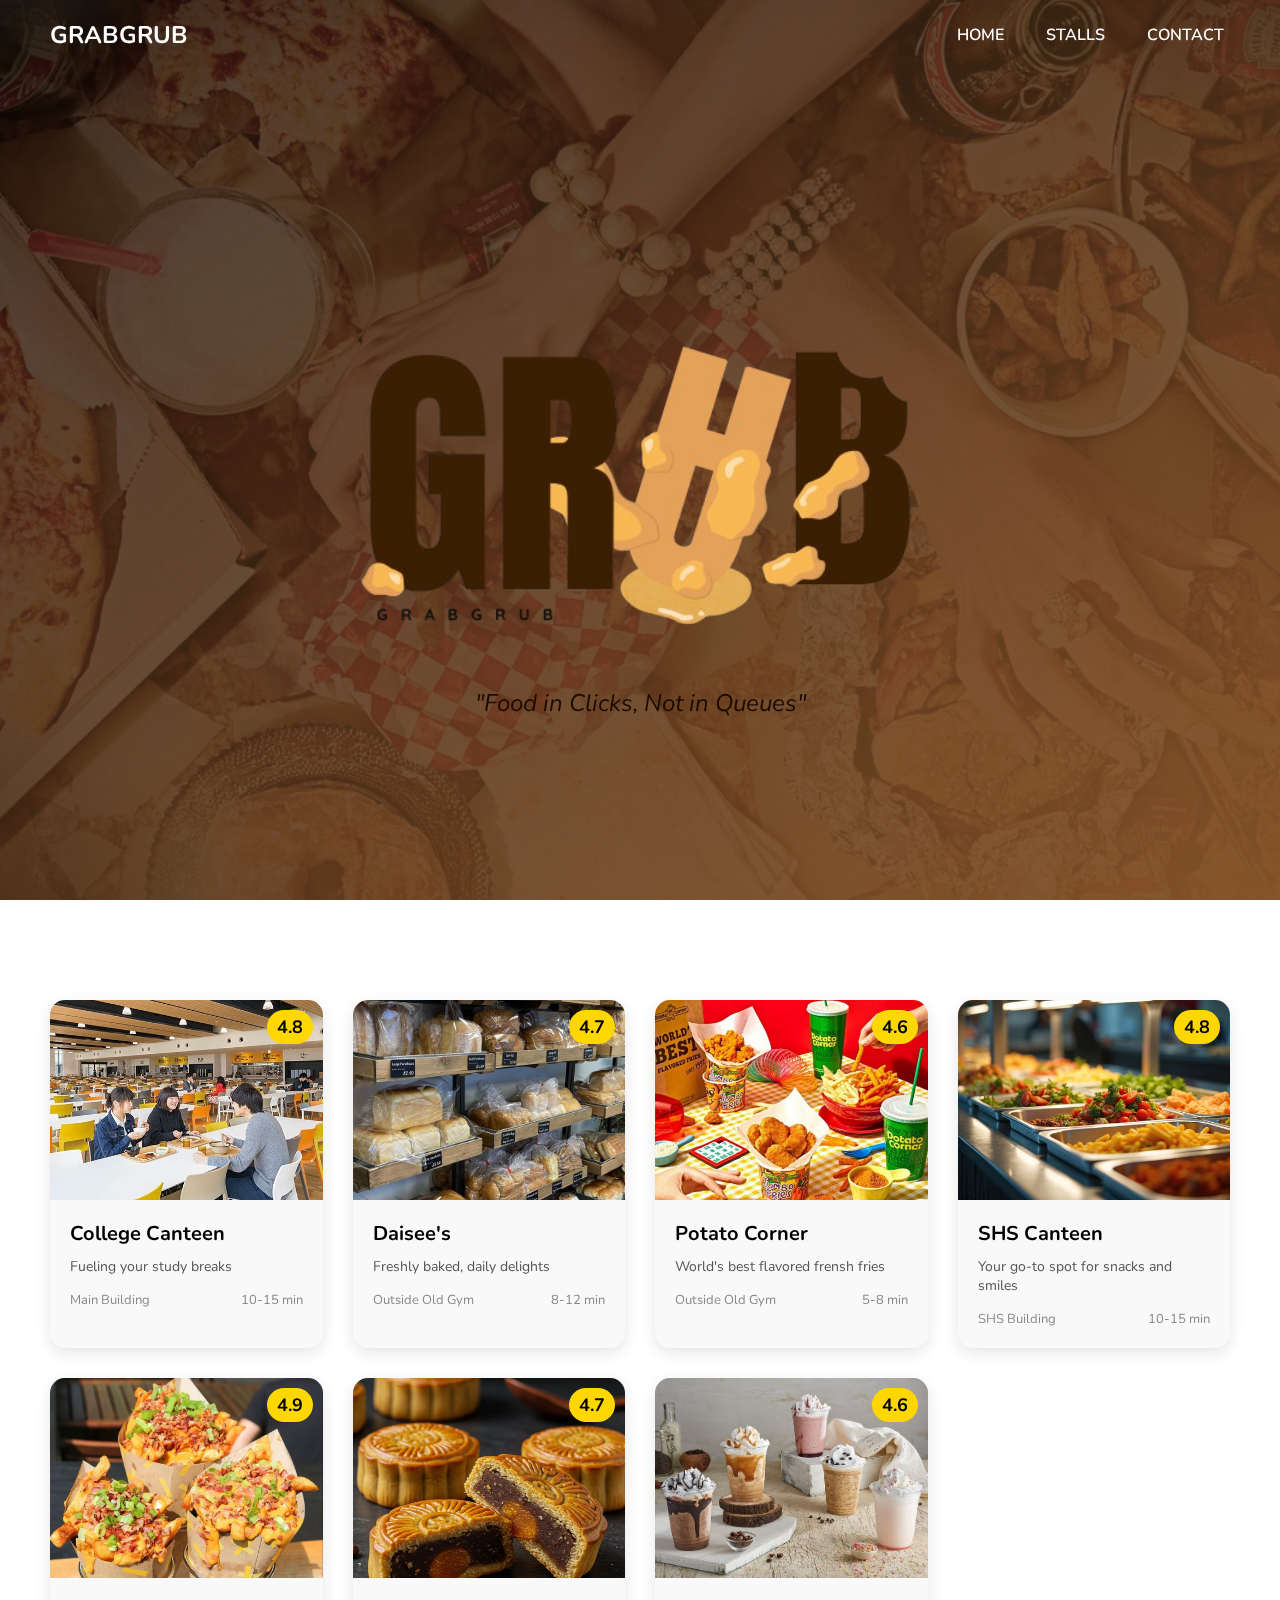
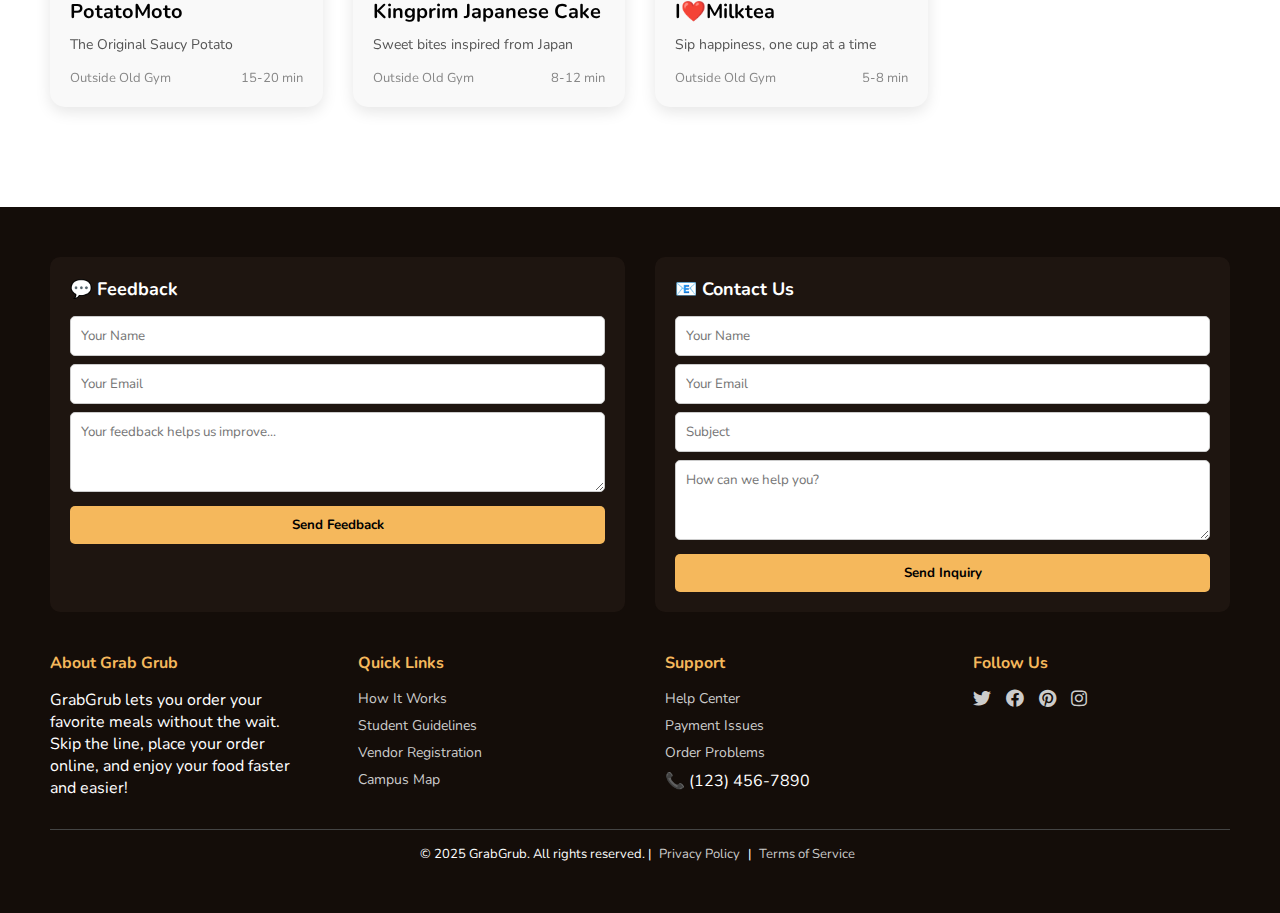
<file: index.html>
<!DOCTYPE html>
<html lang="en">
<head>
    <meta charset="UTF-8">
    <meta name="viewport" content="width=device-width, initial-scale=1.0">
    <title>Grab Grub</title>
    <link rel="shortcut icon" type="x-icon" href="img/Logo.png">
    <link rel="stylesheet" href="https://cdnjs.cloudflare.com/ajax/libs/font-awesome/5.15.4/css/all.min.css">
    <link href="https://fonts.googleapis.com/css2?family=Nunito:ital,wght@0,200..1000;1,200..1000&display=swap" rel="stylesheet">
    <link rel="stylesheet" href="index.css">
</head>
<body>

    <div class="bg">
          <img src="img/bg.jpg" alt="background">
    </div>

    <div class="nav">
          <div>
            <p>GRABGRUB</p>
          </div>
      
          <div class="nav-bar">
            <li><a href="#top">HOME</a></li>
            <li><a href="#stalls">STALLS</a></li>
            <li><a href="#footer">CONTACT</a></li>
          </div>
    </div>

    <section class="top">
      
        <div class="tc">
          <div class="logo">
            <img src="img/Logo.png" class="logo">
          </div>

          <div class="content">
            <p>"Food in Clicks, Not in Queues"</p>
          </div>
        </div>

    </section>

    <section id="stalls">
    <div class="grid">

        <div class="card">
        <a href="stalls.html?stall=c" style="display:block; text-decoration:none; color:inherit;">
            <div class="image-container">
                <img src="img/c/c.jpg" style="width:100%; height:200px; object-fit:cover;">
            <div class="rating">4.8</div>
            </div>
            <div class="card-content">
            <h3>College Canteen</h3>
            <p>Fueling your study breaks</p>
            <div class="details">
                <span>Main Building</span>
                <span>10-15 min</span>
            </div>
            </div>
        </a>
        </div>

        <div class="card">
        <a href="stalls.html?stall=d" style="display:block; text-decoration:none; color:inherit;">
            <div class="image-container">
                <img src="img/d/d.jpg" style="width:100%; height:200px; object-fit:cover;">
            <div class="rating">4.7</div>
            </div>
            <div class="card-content">
            <h3>Daisee's</h3>
            <p>Freshly baked, daily delights</p>
            <div class="details">
                <span>Outside Old Gym</span>
                <span>8-12 min</span>
            </div>
            </div>
        </a>
        </div>

        <div class="card">
        <a href="stalls.html?stall=pc" style="display:block; text-decoration:none; color:inherit;">
            <div class="image-container">
                <img src="img/pc/pc.jpg" style="width:100%; height:200px; object-fit:cover;">
            <div class="rating">4.6</div>
            </div>
            <div class="card-content">
            <h3>Potato Corner</h3>
            <p>World's best flavored frensh fries</p>
            <div class="details">
                <span>Outside Old Gym</span>
                <span>5-8 min</span>
            </div>
            </div>
        </a>
        </div>

        <!-- Duplicate 4 (like your original) -->

        <div class="card">
        <a href="stalls.html?stall=shs" style="display:block; text-decoration:none; color:inherit;">
            <div class="image-container">
                <img src="img/shs/shs.jpg" style="width:100%; height:200px; object-fit:cover;">
            <div class="rating">4.8</div>
            </div>
            <div class="card-content">
            <h3>SHS Canteen</h3>
            <p>Your go-to spot for snacks and smiles</p>
            <div class="details">
                <span>SHS Building</span>
                <span>10-15 min</span>
            </div>
            </div>
        </a>
        </div>

        <div class="card">
        <a href="stalls.html?stall=pm" style="display:block; text-decoration:none; color:inherit;">
            <div class="image-container">
                <img src="img/pm/pm.jpg" style="width:100%; height:200px; object-fit:cover;">
            <div class="rating">4.9</div>
            </div>
            <div class="card-content">
            <h3>PotatoMoto</h3>
            <p>The Original Saucy Potato</p>
            <div class="details">
                <span>Outside Old Gym</span>
                <span>15-20 min</span>
            </div>
            </div>
        </a>
        </div>

        <div class="card">
        <a href="stalls.html?stall=jc" style="display:block; text-decoration:none; color:inherit;">
            <div class="image-container">
                <img src="img/jc/jc.jpg" style="width:100%; height:200px; object-fit:cover;">
            <div class="rating">4.7</div>
            </div>
            <div class="card-content">
            <h3>Kingprim Japanese Cake</h3>
            <p>Sweet bites inspired from Japan</p>
            <div class="details">
                <span>Outside Old Gym</span>
                <span>8-12 min</span>
            </div>
            </div>
        </a>
        </div>

        <div class="card">
        <a href="stalls.html?stall=mt" style="display:block; text-decoration:none; color:inherit;">
            <div class="image-container">
                <img src="img/mt/mt.jpg" style="width:100%; height:200px; object-fit:cover;">
            <div class="rating">4.6</div>
            </div>
            <div class="card-content">
            <h3>I❤️Milktea</h3>
            <p>Sip happiness, one cup at a time</p>
            <div class="details">
                <span>Outside Old Gym</span>
                <span>5-8 min</span>
            </div>
            </div>
        </a>
        </div>

    </div>
    </section>


    <section id="footer">
        <div class="footer-forms">
            <div class="form-container">
                <h3>💬 Feedback</h3>
                <input type="text" placeholder="Your Name">
                <input type="email" placeholder="Your Email">
                <textarea placeholder="Your feedback helps us improve..."></textarea>
                <button>Send Feedback</button>
            </div>

            <div class="form-container">
                <h3>📧 Contact Us</h3>
                <input type="text" placeholder="Your Name">
                <input type="email" placeholder="Your Email">
                <input type="text" placeholder="Subject">
                <textarea placeholder="How can we help you?"></textarea>
                <button>Send Inquiry</button>
            </div>
        </div>

        <div class="footer-info">
            <div>
                <h4>About Grab Grub</h4>
                <p>GrabGrub lets you order your favorite meals without the wait. Skip the line, place your order online, and enjoy your food faster and easier!</p>
            </div>

            <div>
                <h4>Quick Links</h4>
                <a href="#">How It Works</a>
                <a href="#">Student Guidelines</a>
                <a href="#">Vendor Registration</a>
                <a href="#">Campus Map</a>
            </div>

            <div>
                <h4>Support</h4>
                <a href="#">Help Center</a>
                <a href="#">Payment Issues</a>
                <a href="#">Order Problems</a>
                <p>📞 (123) 456-7890</p>
            </div>

            <div>
                <h4>Follow Us</h4>
                <div class="social-icons">
                    <a href="#"><i class="fab fa-twitter"></i></a>
                    <a href="#"><i class="fab fa-facebook"></i></a>
                    <a href="#"><i class="fab fa-pinterest"></i></a>
                    <a href="#"><i class="fab fa-instagram"></i></a>
                </div>
            </div>
        </div>

        <div class="footer-bottom">
            <p>© 2025 GrabGrub. All rights reserved. | <a href="#">Privacy Policy</a> | <a href="#">Terms of Service</a></p>
        </div>
    </section>

    <script src="index.js"></script>
</body>
</html>
</file>
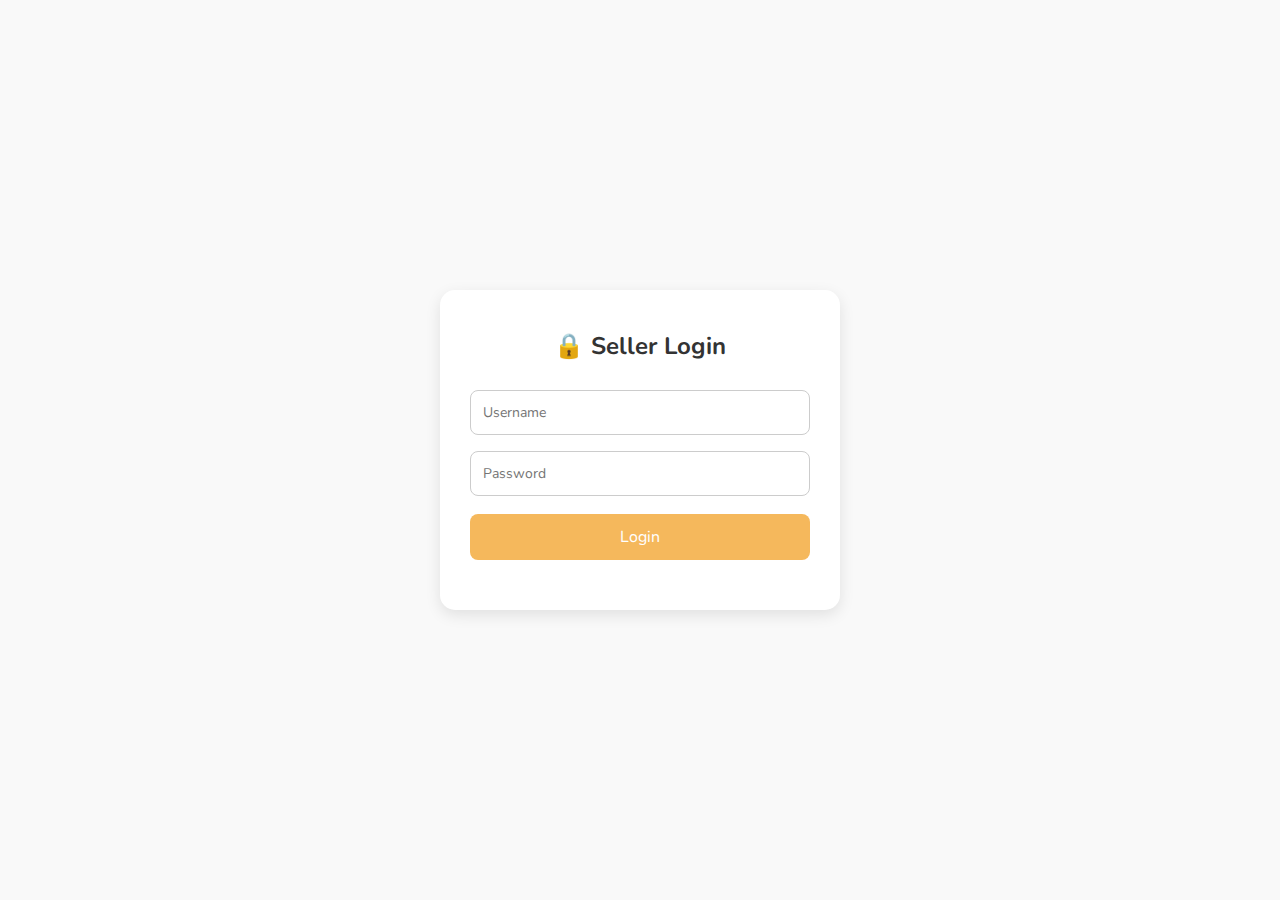
<file: login.html>
<!DOCTYPE html>
<html lang="en">
<head>
  <meta charset="UTF-8">
  <meta name="viewport" content="width=device-width, initial-scale=1.0">
  <title>Grab Grub | Seller Login</title>
  <link rel="shortcut icon" type="x-icon" href="img/Logo.png">
  <link href="https://fonts.googleapis.com/css2?family=Nunito:wght@400;600;800&display=swap" rel="stylesheet">
  <link rel="stylesheet" href="index.css">
  <style>
    body {
      font-family: 'Nunito', sans-serif;
      background: #f9f9f9;
      display: flex;
      align-items: center;
      justify-content: center;
      height: 100vh;
      margin: 0;
    }
    .login-card {
      background: #fff;
      padding: 40px 30px;
      border-radius: 15px;
      box-shadow: 0 5px 15px rgba(0,0,0,0.1);
      text-align: center;
      width: 100%;
      max-width: 400px;
    }
    .login-card h2 {
      margin-bottom: 20px;
      color: #333;
    }
    .login-card input {
      width: 100%;
      padding: 12px;
      margin: 8px 0;
      border: 1px solid #ccc;
      border-radius: 8px;
      font-size: 14px;
    }
    .login-card button {
      width: 100%;
      padding: 12px;
      margin-top: 10px;
      background: #f5b85c;
      color: #fff;
      border: none;
      border-radius: 8px;
      font-size: 16px;
      cursor: pointer;
      transition: 0.2s;
    }
    .login-card button:hover {
      background: #e0a84f;
    }
    .error {
      color: red;
      font-size: 14px;
      margin-top: 10px;
    }
  </style>
</head>
<body>

  <div class="login-card">
    <h2>🔒 Seller Login</h2>
    <input type="text" id="username" placeholder="Username" required>
    <input type="password" id="password" placeholder="Password" required>
    <button id="loginBtn">Login</button>
    <p id="loginError" class="error"></p>
  </div>

  <script>
    // Fake credentials
    const VALID_USER = "admin";
    const VALID_PASS = "1234";

    const loginBtn = document.getElementById("loginBtn");
    loginBtn.addEventListener("click", () => {
      const user = document.getElementById("username").value.trim();
      const pass = document.getElementById("password").value.trim();
      const error = document.getElementById("loginError");

      if (user === VALID_USER && pass === VALID_PASS) {
        // Redirect to seller dashboard
        window.location.href = "seller.html";
      } else {
        error.innerText = "Invalid username or password.";
      }
    });
  </script>

</body>
</html>
</file>
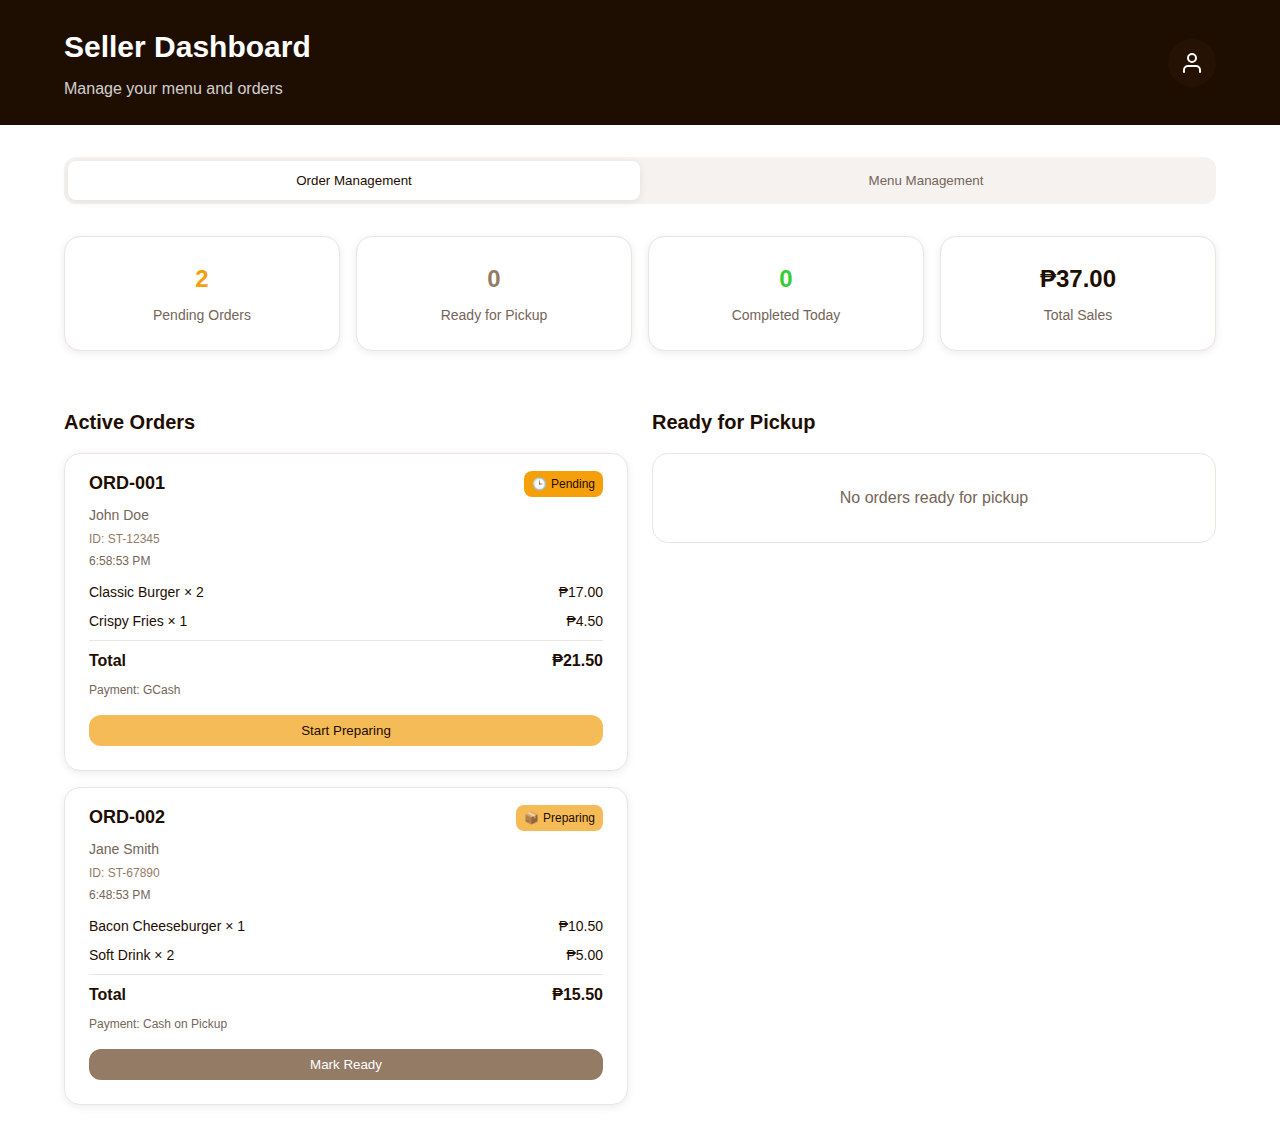
<file: seller-dashboard.html>
<!DOCTYPE html>
<html lang="en">
<head>
    <meta charset="UTF-8">
    <meta name="viewport" content="width=device-width, initial-scale=1.0">
    <title>Seller Dashboard - Grab Grub</title>
    <link rel="stylesheet" href="seller-dashboard.css">
</head>
<body>
    <!-- Header -->
    <div class="header">
        <div class="container">
            <div class="header-content">
                <div class="header-info">
                    <h1>Seller Dashboard</h1>
                    <p>Manage your menu and orders</p>
                </div>
                <div class="profile-menu">
                    <button class="profile-btn" id="profile-btn">
                        <svg width="24" height="24" viewBox="0 0 24 24" fill="none" stroke="currentColor" stroke-width="2" stroke-linecap="round" stroke-linejoin="round">
                            <path d="M20 21v-2a4 4 0 0 0-4-4H8a4 4 0 0 0-4 4v2"></path>
                            <circle cx="12" cy="7" r="4"></circle>
                        </svg>
                    </button>
                    <div class="profile-dropdown" id="profile-dropdown">
                        <a href="#" class="profile-item" id="change-password-btn">
                            <svg width="16" height="16" viewBox="0 0 24 24" fill="none" stroke="currentColor" stroke-width="2" stroke-linecap="round" stroke-linejoin="round">
                                <rect x="3" y="11" width="18" height="11" rx="2" ry="2"></rect>
                                <circle cx="12" cy="16" r="1"></circle>
                                <path d="M7 11V7a5 5 0 0 1 10 0v4"></path>
                            </svg>
                            Change Password
                        </a>
                        <a href="#" class="profile-item" id="view-stall-btn">
                            <svg width="16" height="16" viewBox="0 0 24 24" fill="none" stroke="currentColor" stroke-width="2" stroke-linecap="round" stroke-linejoin="round">
                                <path d="M3 9l9-7 9 7v11a2 2 0 0 1-2 2H5a2 2 0 0 1-2-2z"></path>
                                <polyline points="9,22 9,12 15,12 15,22"></polyline>
                            </svg>
                            View Stall
                        </a>
                        <a href="#" class="profile-item" id="logout-btn">
                            <svg width="16" height="16" viewBox="0 0 24 24" fill="none" stroke="currentColor" stroke-width="2" stroke-linecap="round" stroke-linejoin="round">
                                <path d="M9 21H5a2 2 0 0 1-2-2V5a2 2 0 0 1 2-2h4"></path>
                                <polyline points="16,17 21,12 16,7"></polyline>
                                <line x1="21" y1="12" x2="9" y2="12"></line>
                            </svg>
                            Log Out
                        </a>
                    </div>
                </div>
            </div>
        </div>
    </div>

    <div class="main-container">
        <!-- Tabs -->
        <div class="tabs-container">
            <div class="tabs-list">
                <button class="tab-trigger active" data-tab="orders">Order Management</button>
                <button class="tab-trigger" data-tab="menu">Menu Management</button>
            </div>

            <!-- Orders Tab -->
            <div class="tab-content" id="orders-tab">
                <!-- Stats Cards -->
                <div class="stats-grid">
                    <div class="stat-card">
                        <div class="stat-number" id="pending-count">0</div>
                        <div class="stat-label">Pending Orders</div>
                    </div>
                    <div class="stat-card">
                        <div class="stat-number" id="ready-count">0</div>
                        <div class="stat-label">Ready for Pickup</div>
                    </div>
                    <div class="stat-card">
                        <div class="stat-number" id="completed-count">0</div>
                        <div class="stat-label">Completed Today</div>
                    </div>
                    <div class="stat-card">
                        <div class="stat-number" id="total-sales">₱0.00</div>
                        <div class="stat-label">Total Sales</div>
                    </div>
                </div>

                <!-- Orders List -->
                <div class="orders-grid">
                    <!-- Active Orders -->
                    <div class="orders-column">
                        <h3>Active Orders</h3>
                        <div id="active-orders" class="orders-list">
                            <!-- Orders will be populated by JavaScript -->
                        </div>
                    </div>

                    <!-- Ready Orders -->
                    <div class="orders-column">
                        <h3>Ready for Pickup</h3>
                        <div id="ready-orders" class="orders-list">
                            <!-- Orders will be populated by JavaScript -->
                        </div>
                    </div>
                </div>
            </div>

            <!-- Menu Tab -->
            <div class="tab-content hidden" id="menu-tab">
                <!-- Add New Item -->
                <div class="card">
                    <div class="card-header">
                        <h3>
                            <span class="plus-icon">+</span>
                            Add New Menu Item
                        </h3>
                    </div>
                    <div class="card-content">
                        <div class="add-item-form">
                            <input type="text" id="item-name" placeholder="Item Name" class="input">
                            <input type="number" id="item-price" placeholder="Price" step="0.01" class="input">
                            <select id="item-category" class="select">
                                <option value="Burgers">Burgers</option>
                                <option value="Sides">Sides</option>
                                <option value="Drinks">Drinks</option>
                                <option value="Desserts">Desserts</option>
                                <option value="add-section">+ Add Section</option>
                                <option value="remove-section">- Remove Section</option>
                            </select>
                            <div class="sizing-section">
                                <div class="sizing-header">
                                    <label class="label">Size Options</label>
                                    <button type="button" id="add-sizing-btn" class="btn btn-outline btn-sm">
                                        + Add Sizing
                                    </button>
                                </div>
                                <div id="sizing-options" class="sizing-options">
                                    <div class="single-size-notice">Item will use single default size</div>
                                </div>
                            </div>
                            <div class="image-upload">
                                <input type="file" id="item-image" accept="image/*" class="image-input">
                                <label for="item-image" class="image-label">
                                    <svg width="20" height="20" viewBox="0 0 24 24" fill="none" stroke="currentColor" stroke-width="2" stroke-linecap="round" stroke-linejoin="round">
                                        <rect x="3" y="3" width="18" height="18" rx="2" ry="2"></rect>
                                        <circle cx="8.5" cy="8.5" r="1.5"></circle>
                                        <polyline points="21,15 16,10 5,21"></polyline>
                                    </svg>
                                    Upload Image
                                </label>
                                <div class="image-preview" id="image-preview"></div>
                            </div>
                            <textarea id="item-description" placeholder="Description" class="textarea"></textarea>
                            <button id="add-item-btn" class="btn btn-secondary">Add Item</button>
                        </div>
                    </div>
                </div>

                <!-- Menu Items -->
                <div id="menu-items" class="menu-grid">
                    <!-- Menu items will be populated by JavaScript -->
                </div>
            </div>
        </div>
    </div>

    <!-- Toast Container -->
    <div id="toast-container" class="toast-container"></div>

    <!-- Edit Modal -->
    <div id="edit-modal" class="modal">
        <div class="modal-content">
            <div class="modal-header">
                <h3>Edit Menu Item</h3>
                <button class="modal-close">&times;</button>
            </div>
            <div class="modal-body">
                <input type="text" id="edit-name" placeholder="Item Name" class="input">
                <input type="number" id="edit-price" placeholder="Price" step="0.01" class="input">
                <div class="sizing-section">
                    <div class="sizing-header">
                        <label class="label">Size Options</label>
                        <button type="button" id="edit-add-sizing-btn" class="btn btn-outline btn-sm">
                            + Add Sizing
                        </button>
                    </div>
                    <div id="edit-sizing-options" class="sizing-options">
                        <div class="single-size-notice">Item will use single default size</div>
                    </div>
                </div>
                <div class="image-upload">
                    <input type="file" id="edit-image" accept="image/*" class="image-input">
                    <label for="edit-image" class="image-label">
                        <svg width="20" height="20" viewBox="0 0 24 24" fill="none" stroke="currentColor" stroke-width="2" stroke-linecap="round" stroke-linejoin="round">
                            <rect x="3" y="3" width="18" height="18" rx="2" ry="2"></rect>
                            <circle cx="8.5" cy="8.5" r="1.5"></circle>
                            <polyline points="21,15 16,10 5,21"></polyline>
                        </svg>
                        Change Image
                    </label>
                    <div class="image-preview" id="edit-image-preview"></div>
                </div>
                <textarea id="edit-description" placeholder="Description" class="textarea"></textarea>
                <button id="update-item-btn" class="btn btn-primary">Update Item</button>
            </div>
        </div>
    </div>

    <!-- Add Section Modal -->
    <div id="add-section-modal" class="modal">
        <div class="modal-content">
            <div class="modal-header">
                <h3>Add New Section</h3>
                <button class="modal-close" id="add-section-close">&times;</button>
            </div>
            <div class="modal-body">
                <input type="text" id="new-section-name" placeholder="Section Name" class="input">
                <button id="create-section-btn" class="btn btn-primary">Create Section</button>
            </div>
        </div>
    </div>

    <!-- Remove Section Modal -->
    <div id="remove-section-modal" class="modal">
        <div class="modal-content">
            <div class="modal-header">
                <h3>Remove Section</h3>
                <button class="modal-close" id="remove-section-close">&times;</button>
            </div>
            <div class="modal-body">
                <select id="section-to-remove" class="select">
                    <option value="">Select Section to Remove</option>
                </select>
                <button id="confirm-remove-section-btn" class="btn btn-destructive">Remove Section</button>
            </div>
        </div>
    </div>

    <!-- Change Password Modal -->
    <div id="change-password-modal" class="modal">
        <div class="modal-content">
            <div class="modal-header">
                <h3>Change Password</h3>
                <button class="modal-close" id="change-password-close">&times;</button>
            </div>
            <div class="modal-body">
                <input type="password" id="current-password" placeholder="Current Password" class="input">
                <input type="password" id="new-password" placeholder="New Password" class="input">
                <input type="password" id="confirm-password" placeholder="Confirm New Password" class="input">
                <button id="update-password-btn" class="btn btn-primary">Update Password</button>
            </div>
        </div>
    </div>

    <!-- Size Management Modal -->
    <div id="size-management-modal" class="modal">
        <div class="modal-content">
            <div class="modal-header">
                <h3>Manage Sizes</h3>
                <button class="modal-close" id="size-modal-close">&times;</button>
            </div>
            <div class="modal-body">
                <div class="size-input-section">
                    <input type="text" id="size-name-input" placeholder="Size name (e.g., Small, Medium, Large)" class="input">
                    <input type="number" id="size-price-input" placeholder="Price adjustment (optional)" step="0.01" class="input">
                    <button id="add-size-btn" class="btn btn-secondary">Add Size</button>
                </div>
                
                <div class="size-list-section">
                    <h4>Current Sizes:</h4>
                    <div id="current-sizes-list" class="size-list">
                        <!-- Size items will be populated here -->
                    </div>
                </div>
                
                <div class="modal-footer">
                    <button id="save-sizes-btn" class="btn btn-primary">Save Sizes</button>
                    <button id="cancel-sizes-btn" class="btn btn-ghost">Cancel</button>
                </div>
            </div>
        </div>
    </div>

    <script src="seller-dashboard.js"></script>
</body>
</html>
</file>
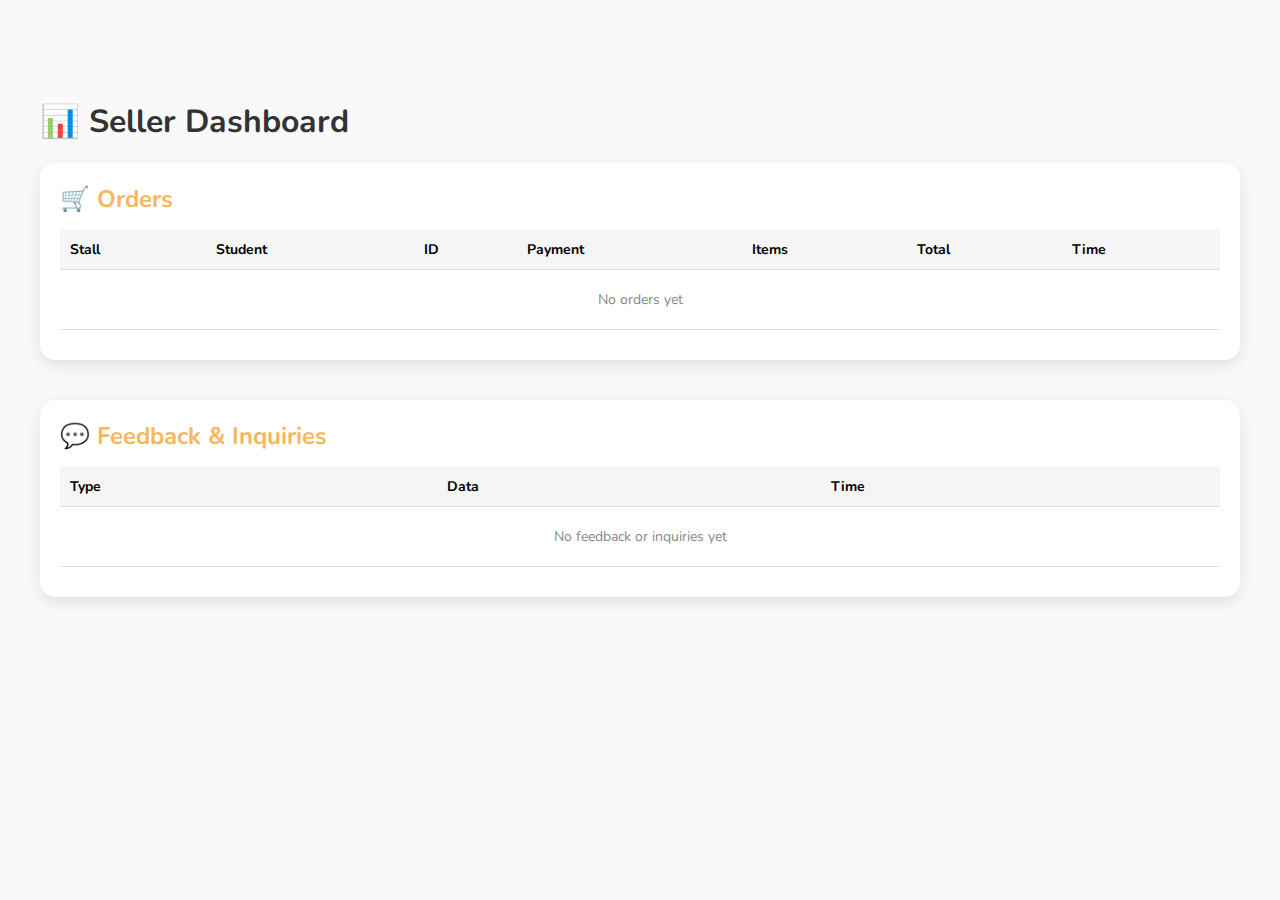
<file: seller.html>
<!DOCTYPE html>
<html lang="en">
<head>
  <meta charset="UTF-8">
  <meta name="viewport" content="width=device-width, initial-scale=1.0">
  <title>Grab Grub | Seller Dashboard</title>
  <link rel="shortcut icon" type="x-icon" href="img/Logo.png">
  <link href="https://fonts.googleapis.com/css2?family=Nunito:wght@400;600;800&display=swap" rel="stylesheet">
  <link rel="stylesheet" href="index.css">
  <style>
    body {
      background: #f9f9f9;
      padding: 100px 40px;
    }
    h1 {
      font-size: 32px;
      margin-bottom: 20px;
      color: #333;
    }
    .dashboard-section {
      background: #fff;
      padding: 20px;
      border-radius: 15px;
      box-shadow: 0 5px 15px rgba(0,0,0,0.1);
      margin-bottom: 40px;
    }
    .dashboard-section h2 {
      margin-bottom: 15px;
      color: #f5b85c;
    }
    table {
      width: 100%;
      border-collapse: collapse;
      margin-bottom: 10px;
    }
    table th, table td {
      padding: 10px;
      border-bottom: 1px solid #ddd;
      font-size: 14px;
      text-align: left;
    }
    table th {
      background: #f5f5f5;
    }
    .empty {
      text-align: center;
      color: #888;
      padding: 20px;
    }
  </style>
</head>
<body>

  <h1>📊 Seller Dashboard</h1>

  <div class="dashboard-section">
    <h2>🛒 Orders</h2>
    <table id="ordersTable">
      <thead>
        <tr>
          <th>Stall</th>
          <th>Student</th>
          <th>ID</th>
          <th>Payment</th>
          <th>Items</th>
          <th>Total</th>
          <th>Time</th>
        </tr>
      </thead>
      <tbody></tbody>
    </table>
  </div>

  <div class="dashboard-section">
    <h2>💬 Feedback & Inquiries</h2>
    <table id="messagesTable">
      <thead>
        <tr>
          <th>Type</th>
          <th>Data</th>
          <th>Time</th>
        </tr>
      </thead>
      <tbody></tbody>
    </table>
  </div>

  <script>
    // Load Orders
    const orders = JSON.parse(localStorage.getItem("orders")) || [];
    const ordersBody = document.querySelector("#ordersTable tbody");

    if (orders.length === 0) {
      ordersBody.innerHTML = `<tr><td colspan="7" class="empty">No orders yet</td></tr>`;
    } else {
      orders.forEach(order => {
        const row = document.createElement("tr");
        row.innerHTML = `
          <td>${order.stall}</td>
          <td>${order.studentName}</td>
          <td>${order.studentId}</td>
          <td>${order.paymentMethod}</td>
          <td>${Object.entries(order.items).map(([k,v]) => `${k} × ${v.qty}`).join("<br>")}</td>
          <td>₱${order.total.toFixed(2)}</td>
          <td>${new Date(order.timestamp).toLocaleString()}</td>
        `;
        ordersBody.appendChild(row);
      });
    }

    // Load Messages
    const messages = JSON.parse(localStorage.getItem("messages")) || [];
    const messagesBody = document.querySelector("#messagesTable tbody");

    if (messages.length === 0) {
      messagesBody.innerHTML = `<tr><td colspan="3" class="empty">No feedback or inquiries yet</td></tr>`;
    } else {
      messages.forEach(msg => {
        const row = document.createElement("tr");
        row.innerHTML = `
          <td>${msg.form}</td>
          <td>${Object.entries(msg.data).map(([k,v]) => `<strong>${k}</strong>: ${v}`).join("<br>")}</td>
          <td>${new Date(msg.timestamp).toLocaleString()}</td>
        `;
        messagesBody.appendChild(row);
      });
    }
  </script>

</body>
</html>
</file>
<file: seller-dashboard.css>
/* CSS Custom Properties (Design System) */
:root {
    /* Core Brand Colors */
    --background: hsl(0, 0%, 100%);
    --foreground: hsl(25, 95%, 6%);
    --card: hsl(0, 0%, 100%);
    --card-foreground: hsl(25, 95%, 6%);
    
    /* Primary - Dark Brown */
    --primary: hsl(25, 95%, 6%);
    --primary-foreground: hsl(0, 0%, 100%);
    --primary-hover: hsl(25, 85%, 8%);
    
    /* Secondary - Golden Yellow */
    --secondary: hsl(38, 89%, 65%);
    --secondary-foreground: hsl(25, 95%, 6%);
    --secondary-hover: hsl(38, 89%, 60%);
    
    /* Accent - Taupe */
    --accent: hsl(28, 18%, 49%);
    --accent-foreground: hsl(0, 0%, 100%);
    --accent-hover: hsl(28, 18%, 45%);
    
    /* Status Colors */
    --success: hsl(120, 60%, 50%);
    --success-foreground: hsl(0, 0%, 98%);
    --warning: hsl(38, 92%, 50%);
    --warning-foreground: hsl(25, 95%, 6%);
    --destructive: hsl(0, 84.2%, 60.2%);
    --destructive-foreground: hsl(0, 0%, 98%);
    
    /* Muted */
    --muted: hsl(28, 20%, 95%);
    --muted-foreground: hsl(28, 15%, 40%);
    
    /* Border & Input */
    --border: hsl(28, 20%, 90%);
    --input: hsl(28, 20%, 95%);
    
    /* Shadows */
    --shadow-soft: 0 2px 8px hsl(25, 95%, 6%, 0.08);
    --shadow-medium: 0 4px 16px hsl(25, 95%, 6%, 0.12);
    --shadow-strong: 0 8px 32px hsl(25, 95%, 6%, 0.16);
    
    /* Radius */
    --radius: 0.75rem;
    --radius-lg: 1rem;
    
    /* Transitions */
    --transition-smooth: all 0.3s cubic-bezier(0.4, 0, 0.2, 1);
    --transition-bounce: all 0.4s cubic-bezier(0.68, -0.55, 0.265, 1.55);
}

/* Reset & Base */
* {
    margin: 0;
    padding: 0;
    box-sizing: border-box;
}

body {
    font-family: -apple-system, BlinkMacSystemFont, 'Segoe UI', Roboto, sans-serif;
    background-color: var(--background);
    color: var(--foreground);
    line-height: 1.5;
    min-height: 100vh;
}

.container {
    max-width: 1200px;
    margin: 0 auto;
    padding: 0 1.5rem;
}

/* Header */
.header {
    background-color: var(--primary);
    color: var(--primary-foreground);
    padding: 1.5rem 0;
}

.header-content {
    display: flex;
    align-items: center;
    justify-content: space-between;
}

.header-info h1 {
    font-size: 1.875rem;
    font-weight: bold;
    margin-bottom: 0.5rem;
}

.header-info p {
    opacity: 0.8;
}

/* Profile Menu */
.profile-menu {
    position: relative;
}

.profile-btn {
    background: var(--primary-hover);
    border: none;
    border-radius: 50%;
    width: 48px;
    height: 48px;
    display: flex;
    align-items: center;
    justify-content: center;
    cursor: pointer;
    transition: var(--transition-smooth);
    color: var(--primary-foreground);
}

.profile-btn:hover {
    background: hsl(25, 85%, 10%);
}

.profile-dropdown {
    position: absolute;
    top: 100%;
    right: 0;
    background: var(--background);
    border: 1px solid var(--border);
    border-radius: var(--radius);
    box-shadow: var(--shadow-strong);
    min-width: 180px;
    opacity: 0;
    visibility: hidden;
    transform: translateY(-10px);
    transition: var(--transition-smooth);
    z-index: 1000;
    margin-top: 0.5rem;
}

.profile-dropdown.show {
    opacity: 1;
    visibility: visible;
    transform: translateY(0);
}

.profile-item {
    display: flex;
    align-items: center;
    gap: 0.75rem;
    padding: 0.75rem 1rem;
    color: var(--foreground);
    text-decoration: none;
    transition: var(--transition-smooth);
    border-bottom: 1px solid var(--border);
}

.profile-item:last-child {
    border-bottom: none;
}

.profile-item:hover {
    background: var(--muted);
}

.profile-item svg {
    opacity: 0.7;
}

@media (max-width: 768px) {
    .header-content {
        flex-direction: column;
        gap: 1rem;
        text-align: center;
    }
    
    .profile-menu {
        align-self: flex-end;
        position: absolute;
        top: 1rem;
        right: 1.5rem;
    }
}

/* Main Container */
.main-container {
    padding: 2rem 1.5rem;
    max-width: 1200px;
    margin: 0 auto;
}

/* Tabs */
.tabs-container {
    display: flex;
    flex-direction: column;
    gap: 2rem;
}

.tabs-list {
    display: grid;
    grid-template-columns: 1fr 1fr;
    background-color: var(--muted);
    border-radius: var(--radius);
    padding: 0.25rem;
}

.tab-trigger {
    padding: 0.75rem 1rem;
    border: none;
    background: transparent;
    border-radius: calc(var(--radius) - 0.25rem);
    cursor: pointer;
    font-weight: 500;
    transition: var(--transition-smooth);
    color: var(--muted-foreground);
}

.tab-trigger.active {
    background-color: var(--background);
    color: var(--foreground);
    box-shadow: var(--shadow-soft);
}

.tab-trigger:hover:not(.active) {
    background-color: var(--background);
    opacity: 0.8;
}

.tab-content {
    display: flex;
    flex-direction: column;
    gap: 1.5rem;
}

.tab-content.hidden {
    display: none;
}

/* Stats Grid */
.stats-grid {
    display: grid;
    grid-template-columns: repeat(auto-fit, minmax(200px, 1fr));
    gap: 1rem;
    margin-bottom: 2rem;
}

.stat-card {
    background-color: var(--card);
    border: 1px solid var(--border);
    border-radius: var(--radius-lg);
    padding: 1.5rem;
    text-align: center;
    box-shadow: var(--shadow-soft);
    transition: var(--transition-bounce);
}

.stat-card:hover {
    transform: translateY(-4px);
    box-shadow: var(--shadow-strong);
}

.stat-number {
    font-size: 1.5rem;
    font-weight: bold;
    margin-bottom: 0.5rem;
}

.stat-number.warning { color: var(--warning); }
.stat-number.accent { color: var(--accent); }
.stat-number.success { color: var(--success); }
.stat-number.secondary { color: var(--secondary-foreground); }

.stat-label {
    font-size: 0.875rem;
    color: var(--muted-foreground);
}

/* Orders Grid */
.orders-grid {
    display: grid;
    grid-template-columns: 1fr 1fr;
    gap: 1.5rem;
}

@media (max-width: 1024px) {
    .orders-grid {
        grid-template-columns: 1fr;
    }
}

.orders-column h3 {
    font-size: 1.25rem;
    font-weight: 600;
    color: var(--primary);
    margin-bottom: 1rem;
}

.orders-list {
    display: flex;
    flex-direction: column;
    gap: 1rem;
}

/* Order Card */
.order-card {
    background-color: var(--card);
    border: 1px solid var(--border);
    border-radius: var(--radius-lg);
    box-shadow: var(--shadow-soft);
    transition: var(--transition-bounce);
}

.order-card:hover {
    transform: translateY(-4px);
    box-shadow: var(--shadow-strong);
}

.order-card.ready {
    border-color: var(--accent);
}

.order-header {
    padding: 1rem 1.5rem 0.75rem;
}

.order-title {
    display: flex;
    align-items: center;
    justify-content: space-between;
    margin-bottom: 0.5rem;
}

.order-id {
    font-size: 1.125rem;
    font-weight: 600;
}

.order-student {
    font-size: 0.875rem;
    color: var(--muted-foreground);
    margin-bottom: 0.25rem;
    font-weight: 500;
}

.order-student-id {
    font-size: 0.75rem;
    color: var(--accent);
    margin-bottom: 0.25rem;
    font-weight: 400;
}

.order-time {
    font-size: 0.75rem;
    color: var(--muted-foreground);
}

.order-content {
    padding: 0 1.5rem 1.5rem;
}

.order-items {
    margin-bottom: 1rem;
}

.order-item {
    display: flex;
    justify-content: space-between;
    font-size: 0.875rem;
    margin-bottom: 0.5rem;
}

.order-total {
    border-top: 1px solid var(--border);
    padding-top: 0.5rem;
    display: flex;
    justify-content: space-between;
    font-weight: 600;
    margin-bottom: 0.5rem;
}

.order-payment {
    font-size: 0.75rem;
    color: var(--muted-foreground);
    margin-bottom: 1rem;
}

.order-actions {
    display: flex;
    gap: 0.5rem;
}

/* Badge */
.badge {
    display: inline-flex;
    align-items: center;
    gap: 0.25rem;
    padding: 0.25rem 0.5rem;
    border-radius: calc(var(--radius) - 0.25rem);
    font-size: 0.75rem;
    font-weight: 500;
    text-transform: capitalize;
}

.badge.pending {
    background-color: var(--warning);
    color: var(--warning-foreground);
}

.badge.preparing {
    background-color: var(--secondary);
    color: var(--secondary-foreground);
}

.badge.ready {
    background-color: var(--accent);
    color: var(--accent-foreground);
}

.badge.completed {
    background-color: var(--success);
    color: var(--success-foreground);
}

/* Card */
.card {
    background-color: var(--card);
    border: 1px solid var(--border);
    border-radius: var(--radius-lg);
    box-shadow: var(--shadow-soft);
}

.card-header {
    padding: 1.5rem;
    border-bottom: 1px solid var(--border);
}

.card-header h3 {
    display: flex;
    align-items: center;
    gap: 0.5rem;
    font-size: 1.25rem;
    font-weight: 600;
}

.plus-icon {
    font-size: 1.25rem;
    color: var(--secondary);
}

.card-content {
    padding: 1.5rem;
}

/* Add Item Form */
.add-item-form {
    display: grid;
    grid-template-columns: repeat(auto-fit, minmax(200px, 1fr));
    gap: 1rem;
    align-items: end;
}

@media (max-width: 768px) {
    .add-item-form {
        grid-template-columns: 1fr;
    }
}

/* Menu Grid */
.menu-grid {
    display: grid;
    grid-template-columns: repeat(auto-fill, minmax(300px, 1fr));
    gap: 1.5rem;
}

/* Menu Item Card */
.menu-item {
    background-color: var(--card);
    border: 1px solid var(--border);
    border-radius: var(--radius-lg);
    box-shadow: var(--shadow-soft);
    transition: var(--transition-bounce);
    padding: 1.5rem;
    overflow: hidden;
}

.menu-item:hover {
    transform: translateY(-4px);
    box-shadow: var(--shadow-strong);
}

.menu-item.unavailable {
    opacity: 0.6;
}

.menu-item-image {
    margin: -1.5rem -1.5rem 1rem -1.5rem;
    height: 150px;
    overflow: hidden;
    border-radius: var(--radius-lg) var(--radius-lg) 0 0;
}

.menu-item-image img {
    width: 100%;
    height: 100%;
    object-fit: cover;
}

.menu-item-header {
    display: flex;
    justify-content: space-between;
    align-items: flex-start;
    margin-bottom: 0.5rem;
}

.menu-item-info h4 {
    font-weight: 600;
    color: var(--primary);
    margin-bottom: 0.25rem;
}

.menu-item-actions {
    display: flex;
    gap: 0.25rem;
}

.menu-item-description {
    font-size: 0.875rem;
    color: var(--muted-foreground);
    margin-bottom: 0.75rem;
}

.menu-item-footer {
    display: flex;
    justify-content: space-between;
    align-items: center;
}

.menu-item-price {
    font-size: 1.125rem;
    font-weight: bold;
    color: var(--secondary-foreground);
}

/* Form Elements */
.input, .textarea, .select {
    width: 100%;
    padding: 0.5rem 0.75rem;
    border: 1px solid var(--border);
    border-radius: var(--radius);
    background-color: var(--input);
    font-size: 0.875rem;
    transition: var(--transition-smooth);
}

.input:focus, .textarea:focus, .select:focus {
    outline: none;
    border-color: var(--accent);
    box-shadow: 0 0 0 2px hsl(var(--accent), 0.2);
}

.textarea {
    min-height: 80px;
    resize: vertical;
}

/* Image Upload */
.image-upload {
    display: flex;
    flex-direction: column;
    gap: 0.5rem;
}

.image-input {
    display: none;
}

.image-label {
    display: flex;
    align-items: center;
    gap: 0.5rem;
    padding: 0.5rem 0.75rem;
    border: 2px dashed var(--border);
    border-radius: var(--radius);
    background-color: var(--muted);
    color: var(--muted-foreground);
    cursor: pointer;
    transition: var(--transition-smooth);
    justify-content: center;
    font-size: 0.875rem;
}

.image-label:hover {
    border-color: var(--accent);
    background-color: var(--accent);
    color: var(--accent-foreground);
}

.image-preview {
    display: none;
    max-width: 100%;
    border-radius: var(--radius);
    overflow: hidden;
}

.image-preview.show {
    display: block;
}

.image-preview img {
    width: 100%;
    height: 80px;
    object-fit: cover;
    border-radius: var(--radius);
}

/* Buttons */
.btn {
    padding: 0.5rem 1rem;
    border: none;
    border-radius: var(--radius);
    font-weight: 500;
    cursor: pointer;
    transition: var(--transition-smooth);
    display: inline-flex;
    align-items: center;
    justify-content: center;
    gap: 0.25rem;
}

.btn:disabled {
    opacity: 0.5;
    cursor: not-allowed;
}

.btn-primary {
    background-color: var(--primary);
    color: var(--primary-foreground);
}

.btn-primary:hover:not(:disabled) {
    background-color: var(--primary-hover);
}

.btn-secondary {
    background-color: var(--secondary);
    color: var(--secondary-foreground);
}

.btn-secondary:hover:not(:disabled) {
    background-color: var(--secondary-hover);
}

.btn-accent {
    background-color: var(--accent);
    color: var(--accent-foreground);
}

.btn-accent:hover:not(:disabled) {
    background-color: var(--accent-hover);
}

.btn-success {
    background-color: var(--success);
    color: var(--success-foreground);
}

.btn-success:hover:not(:disabled) {
    opacity: 0.9;
}

.btn-ghost {
    background: transparent;
    color: var(--foreground);
}

.btn-ghost:hover:not(:disabled) {
    background-color: var(--muted);
}

.btn-destructive {
    color: var(--destructive);
}

.btn-destructive:hover:not(:disabled) {
    background-color: hsl(var(--destructive), 0.1);
}

.btn-sm {
    padding: 0.25rem 0.5rem;
    font-size: 0.75rem;
}

.btn-full {
    width: 100%;
}

/* Modal */
.modal {
    display: none;
    position: fixed;
    top: 0;
    left: 0;
    width: 100%;
    height: 100%;
    background-color: rgba(0, 0, 0, 0.5);
    z-index: 1000;
    align-items: center;
    justify-content: center;
}

.modal.show {
    display: flex;
}

.modal-content {
    background-color: var(--background);
    border-radius: var(--radius-lg);
    max-width: 500px;
    width: 90%;
    max-height: 90vh;
    overflow-y: auto;
    box-shadow: var(--shadow-strong);
}

.modal-header {
    display: flex;
    justify-content: space-between;
    align-items: center;
    padding: 1.5rem;
    border-bottom: 1px solid var(--border);
}

.modal-header h3 {
    font-size: 1.25rem;
    font-weight: 600;
}

.modal-close {
    background: none;
    border: none;
    font-size: 1.5rem;
    cursor: pointer;
    padding: 0.25rem;
    border-radius: var(--radius);
    transition: var(--transition-smooth);
}

.modal-close:hover {
    background-color: var(--muted);
}

.modal-body {
    padding: 1.5rem;
    display: flex;
    flex-direction: column;
    gap: 1rem;
}

/* Toast */
.toast-container {
    position: fixed;
    top: 1rem;
    right: 1rem;
    z-index: 1100;
    display: flex;
    flex-direction: column;
    gap: 0.5rem;
}

.toast {
    background-color: var(--card);
    border: 1px solid var(--border);
    border-radius: var(--radius);
    padding: 1rem;
    box-shadow: var(--shadow-medium);
    min-width: 300px;
    animation: slideInRight 0.3s ease-out;
}

.toast.success {
    border-color: var(--success);
}

.toast.error {
    border-color: var(--destructive);
}

.toast-title {
    font-weight: 600;
    margin-bottom: 0.25rem;
}

.toast-description {
    font-size: 0.875rem;
    color: var(--muted-foreground);
}

@keyframes slideInRight {
    from {
        transform: translateX(100%);
        opacity: 0;
    }
    to {
        transform: translateX(0);
        opacity: 1;
    }
}

/* Sizing Options */
.sizing-section {
    margin: 1rem 0;
}

.sizing-header {
    display: flex;
    justify-content: space-between;
    align-items: center;
    margin-bottom: 0.75rem;
}

.sizing-header .label {
    font-weight: 600;
    color: var(--foreground);
    font-size: 0.875rem;
}

.sizing-options {
    border: 2px dashed var(--border);
    border-radius: 0.5rem;
    padding: 1rem;
    min-height: 3rem;
    display: flex;
    flex-direction: column;
    gap: 0.5rem;
}

.sizing-options.has-sizes {
    border-style: solid;
    background-color: var(--muted);
}

.single-size-notice {
    color: var(--muted-foreground);
    font-style: italic;
    text-align: center;
    padding: 0.5rem;
}

.size-item {
    display: flex;
    justify-content: space-between;
    align-items: center;
    background: var(--background);
    border: 1px solid var(--border);
    border-radius: 0.375rem;
    padding: 0.5rem 0.75rem;
}

.size-item-info {
    display: flex;
    flex-direction: column;
    gap: 0.125rem;
}

.size-item-name {
    font-weight: 500;
    color: var(--foreground);
}

.size-item-price {
    font-size: 0.75rem;
    color: var(--muted-foreground);
}

.size-item-actions {
    display: flex;
    gap: 0.25rem;
}

.size-item-remove {
    background: var(--destructive);
    color: var(--destructive-foreground);
    border: none;
    border-radius: 0.25rem;
    padding: 0.25rem 0.5rem;
    font-size: 0.75rem;
    cursor: pointer;
    transition: var(--transition-smooth);
}

.size-item-remove:hover {
    background: var(--destructive-hover, var(--destructive));
    opacity: 0.9;
}

/* Size Management Modal */
.size-input-section {
    display: grid;
    grid-template-columns: 1fr 120px auto;
    gap: 0.5rem;
    margin-bottom: 1.5rem;
    align-items: end;
}

.size-list-section h4 {
    margin-bottom: 0.75rem;
    font-weight: 600;
    color: var(--foreground);
}

.size-list {
    display: flex;
    flex-direction: column;
    gap: 0.5rem;
    max-height: 200px;
    overflow-y: auto;
}

.modal-footer {
    display: flex;
    justify-content: flex-end;
    gap: 0.5rem;
    margin-top: 1.5rem;
    padding-top: 1rem;
    border-top: 1px solid var(--border);
}

.size-options-display {
    margin-top: 0.5rem;
    display: flex;
    flex-wrap: wrap;
    gap: 0.25rem;
}

.size-option {
    background-color: var(--secondary);
    color: var(--secondary-foreground);
    font-size: 0.75rem;
    padding: 0.25rem 0.5rem;
    border-radius: 0.25rem;
    white-space: nowrap;
}

/* Empty State */
.empty-state {
    background-color: var(--card);
    border: 1px solid var(--border);
    border-radius: var(--radius-lg);
    padding: 2rem;
    text-align: center;
    color: var(--muted-foreground);
}

/* Responsive */
@media (max-width: 768px) {
    .add-item-form {
        grid-template-columns: 1fr;
    }
    
    .menu-grid {
        grid-template-columns: 1fr;
    }
    
    .stats-grid {
        grid-template-columns: repeat(2, 1fr);
        gap: 0.75rem;
    }
    
    .tabs-list {
        grid-template-columns: 1fr;
        gap: 0.25rem;
    }
    
    .tab-trigger {
        padding: 0.5rem;
        font-size: 0.875rem;
    }
    
    .toast {
        min-width: auto;
        width: calc(100vw - 2rem);
        margin: 0 1rem;
    }
    
    .modal-content {
        margin: 1rem;
        width: calc(100% - 2rem);
    }
    
    .main-container {
        padding: 1rem;
    }
    
    /* Sizing responsive */
    .sizing-header {
        flex-direction: column;
        align-items: flex-start;
        gap: 0.5rem;
    }
    
    .size-input-section {
        grid-template-columns: 1fr;
        gap: 0.75rem;
    }
    
    .size-item {
        flex-direction: column;
        align-items: flex-start;
        gap: 0.5rem;
    }
    
    .size-item-actions {
        align-self: flex-end;
    }
    
    .modal-footer {
        flex-direction: column;
    }
}

@media (max-width: 480px) {
    .stats-grid {
        grid-template-columns: 1fr;
    }
    
    .tabs-list {
        grid-template-columns: 1fr;
    }
}
</file>
<file: index.css>
/* General Reset */
* {
    margin: 0;
    padding: 0;
    box-sizing: border-box;
    font-family: 'Nunito', sans-serif;
}

body, html {
    width: 100%;
    height: 100%;
    scroll-behavior: smooth;
}

/* Background Image with Gradient */
.bg img {
    position: absolute;
    top: 0;
    left: 0;
    width: 100%;
    height: 100%;
    object-fit: cover;
    z-index: -2;
}

.bg::after {
    content: '';
    position: fixed;
    top: 0;
    left: 0;
    width: 100%;
    height: 100%;
    background: linear-gradient(to bottom right, rgba(0, 0, 0, 0.6), rgba(137, 87, 43, 0.942));
    z-index: -1;
}

/* Navigation Bar */
.nav {
    position: fixed;
    top: 0;
    left: 0;
    right: 0;
    height: 70px;                     /* fixed height */
    padding: 0 50px;                  /* only left/right padding */
    display: flex;
    justify-content: space-between;   /* brand left, links right */
    align-items: center;              /* vertical centering */
    transition: background 0.3s, height 0.3s;
    z-index: 10;
    box-sizing: border-box;
}

.nav div p {
    margin: 0;
    font-size: 24px;
    font-weight: bold;
    color: white;
    cursor: pointer;
    line-height: 1;
}

.nav-bar {
    display: flex;
    align-items: center;
    gap: 30px;
}

.nav-bar li {
    list-style: none;
    margin: 0;
}

.nav-bar li a {
    text-decoration: none;
    color: white;
    font-weight: 600;
    transition: 0.3s;
    display: inline-block;
    padding: 10px 6px;
    line-height: 1;
}

.nav-bar li a:hover {
    color: gold;
}

/* Change nav bg on scroll */
.nav.scrolled {
    background-color: white;
    height: 70px;
}

.nav.scrolled .nav-bar li a {
    color: #333;
}

.nav.scrolled p {
    color: #333;
}

/* Section Top */
.top {
    height: 100vh;
    display: flex;
    justify-content: center;
    align-items: center;
    flex-direction: column;
    text-align: center;
}

.top .logo img {
    width: 600px;
    height: auto;
    margin-bottom: 100px;
}

.top .content p {
    font-size: 24px;
    margin-top: -200px;
    font-style: italic;
    color: #1b0c03;
}

/* Stalls Section */
#stalls {
    background: #fff;
    padding: 100px 50px;
    position: relative;
    z-index: 1; 
}

.grid {
    display: grid;
    grid-template-columns: repeat(auto-fit, minmax(250px, 1fr));
    gap: 30px;
}

.card {
    background-color: #f9f9f9;
    border-radius: 15px;
    overflow: hidden;
    cursor: pointer;
    box-shadow: 0 5px 15px rgba(0,0,0,0.1);
    transition: transform 0.3s, box-shadow 0.3s;
}

.card:hover {
    transform: translateY(-10px);
    box-shadow: 0 10px 20px rgba(0,0,0,0.2);
}

.image-container {
    height: 200px;
    background-color: #ddd;
    display: flex;
    justify-content: center;
    align-items: center;
    font-weight: bold;
    font-size: 18px;
    position: relative;
}

.rating {
    position: absolute;
    top: 10px;
    right: 10px;
    background-color: gold;
    padding: 5px 10px;
    border-radius: 20px;
    font-weight: bold;
}

.card-content {
    padding: 20px;
}

.card-content h3 {
    font-size: 20px;
    margin-bottom: 10px;
}

.card-content p {
    font-size: 14px;
    margin-bottom: 15px;
    color: #555;
}

.details {
    display: flex;
    justify-content: space-between;
    font-size: 13px;
    color: #888;
}

/* Footer */
#footer {
    background: #140d09;
    color: #fff;
    padding: 50px;
    font-family: 'Nunito', sans-serif;
    position: relative;
    z-index: 1; 
}

.footer-forms {
    display: flex;
    flex-wrap: wrap;
    gap: 30px;
    margin-bottom: 40px;
}

.form-container {
    flex: 1 1 300px;
    background-color: #2e211c62;
    padding: 20px;
    border-radius: 10px;
}

.form-container h3 {
    margin-bottom: 15px;
    font-size: 18px;
}

.form-container input,
.form-container textarea {
    width: 100%;
    padding: 10px;
    margin-bottom: 15px;
    border-radius: 5px;
    border: none;
    outline: none;
}

.form-container textarea {
    resize: vertical;
    height: 80px;
}

.form-container button {
    width: 100%;
    padding: 10px;
    background-color: #f5b85c;
    border: none;
    border-radius: 5px;
    font-weight: bold;
    cursor: pointer;
    transition: 0.3s;
}

.form-container button:hover {
    background-color: #e09a3d;
}

.footer-info {
    display: flex;
    flex-wrap: wrap;
    gap: 50px;
    margin-bottom: 30px;
}

.footer-info div {
    flex: 1 1 200px;
}

.footer-info h4 {
    color: #f5b85c;
    margin-bottom: 15px;
}

.footer-info a {
    display: block;
    color: #ccc;
    text-decoration: none;
    margin-bottom: 8px;
    font-size: 14px;
}

.footer-info a:hover {
    color: #f5b85c;
}

.social-icons {
    display: flex;
    gap: 15px;
    margin-top: 10px;
}

.social-icons i {
    font-size: 18px;
    color: #ccc;
    transition: 0.3s;
}

.social-icons i:hover {
    color: #f5b85c;
}

.footer-bottom {
    border-top: 1px solid #444;
    padding-top: 15px;
    font-size: 13px;
    text-align: center;
}

.footer-bottom a {
    color: #ccc;
    text-decoration: none;
    margin: 0 5px;
}

.footer-bottom a:hover {
    color: #f5b85c;
}

/* Mobile adjustments */
@media (max-width: 768px) {
  .nav {
    height: 60px;
    padding: 0 20px;
  }

  .nav div p {
    font-size: 20px;
  }

  .nav-bar {
    gap: 18px;
  }

  .nav-bar li a {
    font-size: 14px;
    padding: 8px 6px;
    white-space: nowrap;
  }

  /* Logo */
  .top .logo img {
    width: 80%;
    max-width: 300px;
    margin-bottom: 30px;
  }

  /* Quote text */
  .top .content p {
    font-size: 16px;
    margin-top: -50px;
  }

  /* Background image scaling */
  .bg img {
    height: 100vh;
    object-fit: cover;
  }

  /* Footer spacing */
  .footer-forms, .footer-info {
    flex-direction: column;
    gap: 20px;
  }
}

/* very small devices */
@media (max-width: 420px) {
  .nav {
    height: 56px;
    padding: 0 12px;
  }

  .nav div p {
    font-size: 18px;
  }

  .nav-bar {
    gap: 12px;
  }

  .nav-bar li a {
    font-size: 13px;
    padding: 6px 4px;
  }
}

/* === Fixed Error Handling (Green Success, Red Errors) === */
.form-container input.error,
.form-container textarea.error {
  border: 2px solid #e74c3c; /* Red for errors */
  background-color: #fdf2f2; /* Light red bg */
  transition: all 0.2s ease;
}

.form-container input.success,
.form-container textarea.success {
  border: 2px solid #2ecc71; /* Green for success (reverted from orange/gold) */
  background-color: #f0fff5; /* Light green bg */
  transition: all 0.2s ease;
}

/* Error Messages (Inline, Below Inputs) */
.error-message {
  color: #e74c3c;
  font-size: 13px;
  margin-top: 4px;
  margin-bottom: 12px;
  display: none;
  padding-left: 20px;
  position: relative;
  line-height: 1.3;
  font-style: italic;
}

.error-message.active {
  display: block;
  animation: fadeInError 0.2s ease-out;
}

.error-message::before {
  content: '⚠️'; /* Simple warning icon */
  position: absolute;
  left: 0;
  top: 0;
  font-size: 12px;
}

.form-container input,
.form-container textarea {
  width: 100%;
  padding: 10px;
  margin-bottom: 8px;
  border-radius: 5px;
  border: 1px solid #ccc;
  outline: none;
  transition: all 0.2s ease;
}

@keyframes fadeInError {
  from { opacity: 0; transform: translateY(-2px); }
  to { opacity: 1; transform: translateY(0); }
}

/* Mobile Fixes for Errors */
@media (max-width: 768px) {
  .error-message {
    font-size: 12px;
    margin-bottom: 10px;
  }
}

/* --- Popup --- */
.popup {
  position: fixed;
  top: 0; 
  left: 0;
  width: 100%; 
  height: 100%;
  display: none;
  justify-content: center;
  align-items: center;
  background: rgba(0, 0, 0, 0.4);
  z-index: 1000;
  transition: opacity 0.3s ease;
  opacity: 0;
}

.popup.show {
  display: flex;
  opacity: 1;
}

/* --- Fullscreen Centered Popup --- */
#success-popup {
  display: none;               /* hidden by default */
  position: fixed;             /* always floats */
  top: 0;
  left: 0;
  width: 100%;
  height: 100%;
  background: rgba(0, 0, 0, 0.4); /* dark overlay */
  justify-content: center;     /* center horizontally */
  align-items: center;         /* center vertically */
  z-index: 9999;               /* always on top */
  opacity: 0;
  transition: opacity 0.3s ease;
}

#success-popup.show {
  display: flex;
  opacity: 1;
}

#success-popup .popup-content {
  background: #fff;
  padding: 20px 30px;
  border-radius: 12px;
  text-align: center;
  max-width: 350px;
  width: 90%;
  box-shadow: 0 6px 20px rgba(0, 0, 0, 0.25);
  animation: popup-bounce 0.25s ease;
}

#success-popup .popup-content h2 {
  margin-bottom: 10px;
  font-size: 20px;
  color: #333;
}

#success-popup .popup-content p {
  font-size: 15px;
  color: #555;
}

@keyframes popup-bounce {
  0% { transform: scale(0.9); opacity: 0; }
  100% { transform: scale(1); opacity: 1; }
}
</file>
